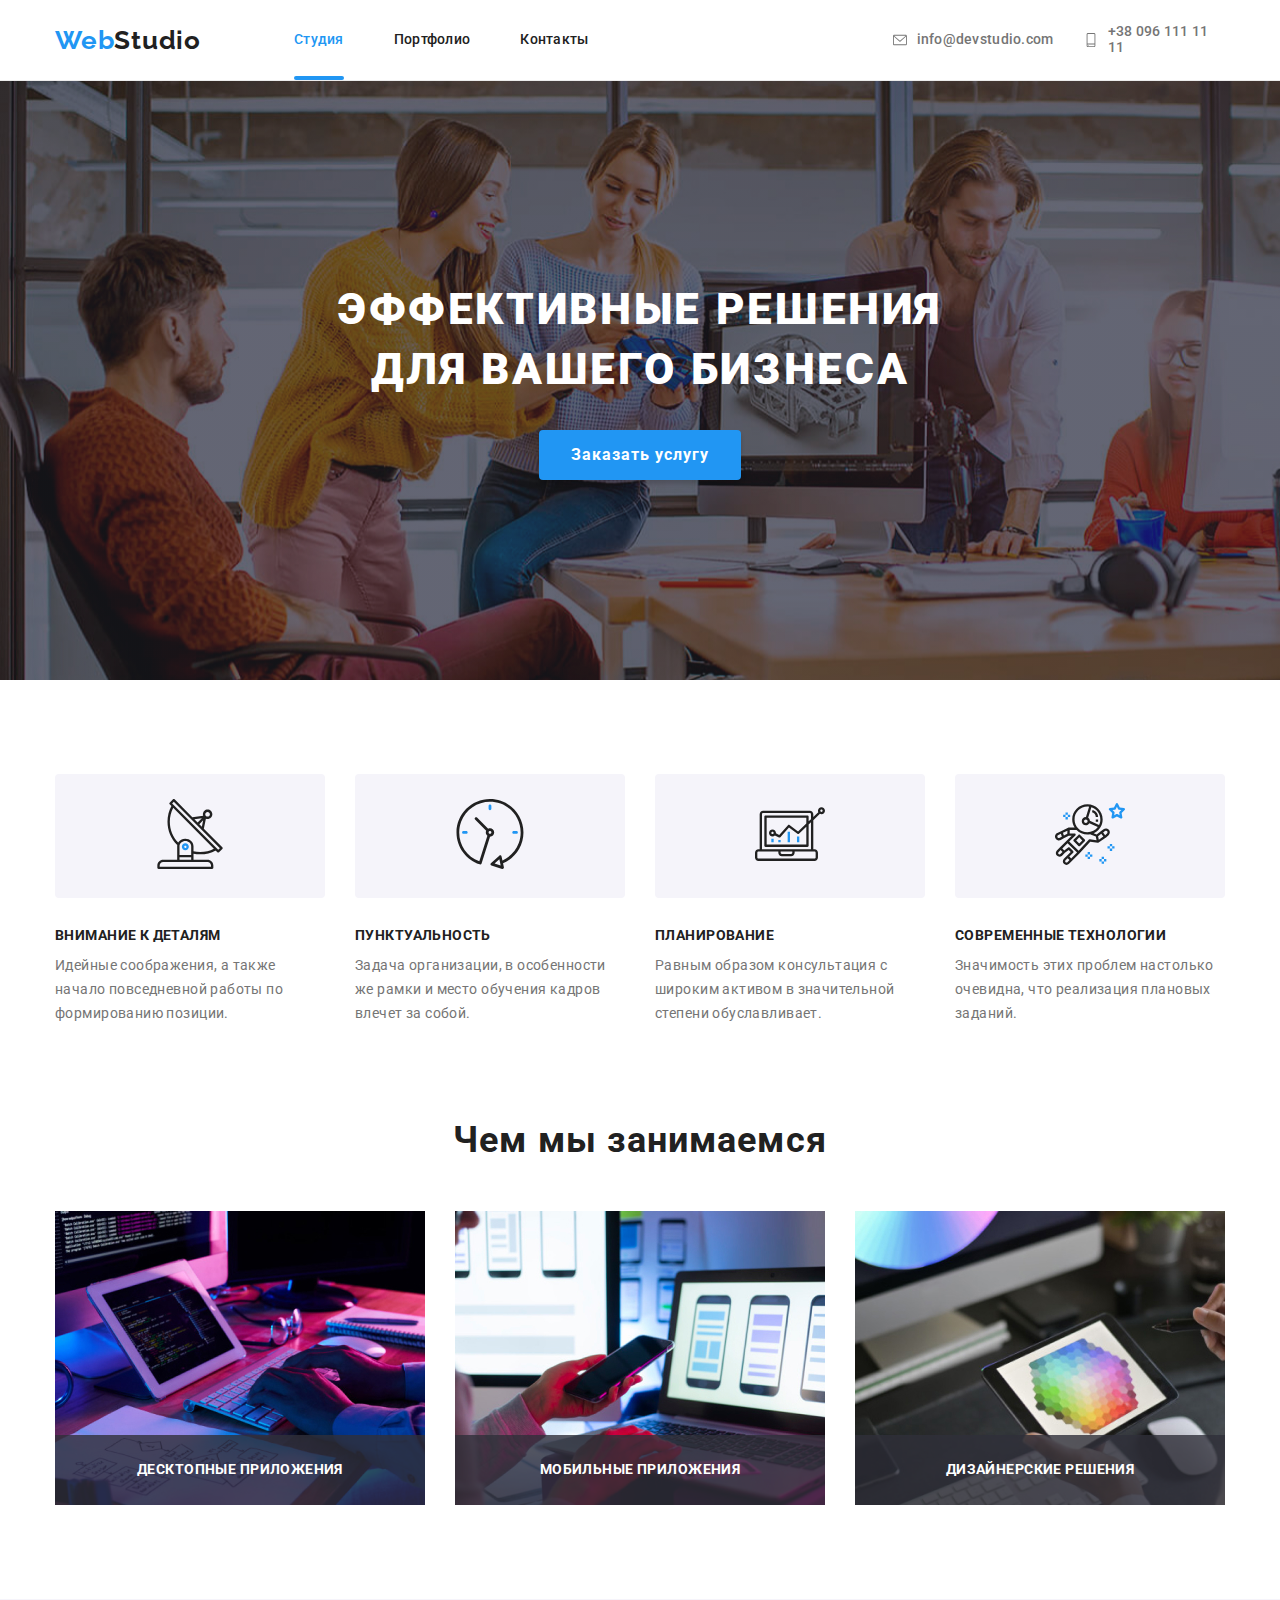
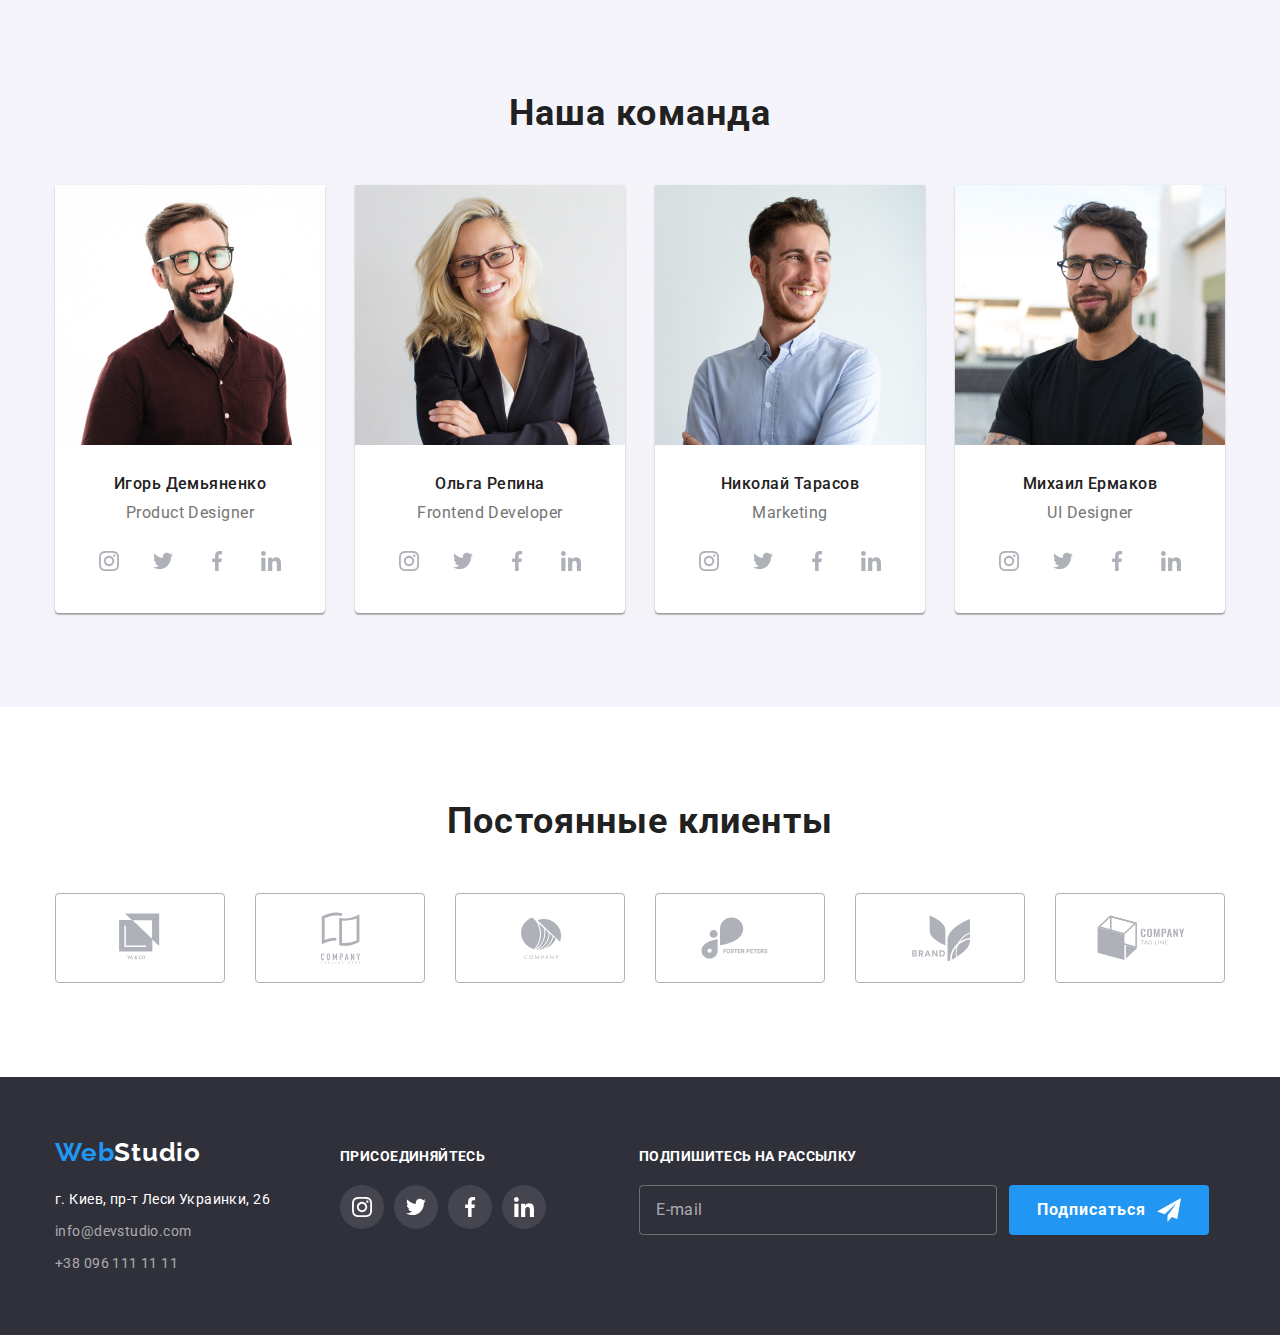
<file: index.html>
<!DOCTYPE html>
<html lang="ru">

<head>
    <meta charset="UTF-8">
    <meta name="viewport" content="width=device-width, initial-scale=1.0">
    <title>WebStudio</title>
    <link
        href="https://fonts.googleapis.com/css2?family=Raleway:wght@700&family=Roboto:wght@400;500;700;900&display=swap"
        rel="stylesheet">
    <link rel="stylesheet"
        href="https://cdnjs.cloudflare.com/ajax/libs/modern-normalize/1.0.0/modern-normalize.min.css">
    <link rel="stylesheet" href="./css/main.min.css">
</head>

<body>

    <div class="backdrop is-hidden" data-modal>
        <div class="modalwindow">
            <div class="for-button">
                <button class="clsbtn" data-modal-close>
                    <svg class="icon-clsbtn">
                        <use href="./symbol-defs.svg#icon-x"></use>
                    </svg>
                </button>
            </div>

            <h2 class="title modalwindow-title">Оставьте свои данные, мы вам перезвоним</h2>
            <form class="form">
                <label class="form-field form-dane">
                    <span class="form-label">Имя</span>
                    <input type="text" class="form-input" name="name">
                    <svg class="icon-modal" width="18px" height="18px">
                        <use href="./symbol-defs.svg#icon-person-black"></use>
                    </svg>
                </label>
                <label class="form-field form-dane">
                    <span class="form-label">Телефон</span>
                    <input type="tel" class="form-input" name="tel">
                    <svg class="icon-modal" width="18px" height="18px">
                        <use href="./symbol-defs.svg#icon-phone-black"></use>
                    </svg>
                </label>
                <label class="form-field form-dane">
                    <span class="form-label">Почта</span>
                    <input type="email" class="form-input" name="email">
                    <svg class="icon-modal" width="18px" height="18px">
                        <use href="./symbol-defs.svg#icon-email-black"></use>
                    </svg>
                </label>
                <label class="form-field textarea">
                    <span class="form-label">Комментарий</span>
                    <textarea name="comment" class="form-input" placeholder="Введите текст"></textarea>
                </label>

                <label class="form-field form-checkbox">
                    <input type="checkbox" class="checkbox visualy-hidden" name="policity" value="yes">
                    <span class="form-label policity">Соглашаюсь с рассылкой и принимаю <a href="">Условия
                            договора</a></span>
                </label>

                <button class="button" type="submit">Отправить</button>

            </form>
        </div>
    </div>

    <header class="header">
        <div class="container">

            <!-- logo -->
            <a href="./index.html" class="link logo logo-header"><span>Web</span>Studio</a>

            <div class="for-button">
                <button type="button" class="button-menu" data-menu-button aria-expanded="false">
                    <svg class="icon" width="40" height="40">
                        <use class="icon-menu" href="./symbol-defs.svg#icon-menu"></use>
                        <use class="icon-close" href="./symbol-defs.svg#icon-close"></use>
                    </svg>
                </button>
            </div>

            <div class="menu" data-menu>
                <!--main navigation in header-->
                <nav class="nav">
                    <ul class="navlist">
                        <li class="list-item navlist-item"><a class="link navlist-item-link select-page"
                                href="./index.html">Студия</a>
                        </li>
                        <li class="list-item navlist-item"><a class="link navlist-item-link"
                                href="./portfolio.html">Портфолио</a></li>
                        <li class="list-item navlist-item"><a class="link navlist-item-link" href="">Контакты</a></li>
                    </ul>
                </nav>

                <!--contacts information in header-->
                <ul class="contacts contacts-header">
                    <li class="list-item contacts-item">
                        <a class="link contacts-link" href="mailto:info@devstudio.com">
                            <svg class="icon-contacts">
                                <use href="./symbol-defs.svg#icon-envelope"></use>
                            </svg>
                            info@devstudio.com
                        </a>
                    </li>
                    <li class="list-item contacts-item">
                        <a class="link contacts-link" href="tel:+380961111111">
                            <svg class="icon-contacts">
                                <use href="./symbol-defs.svg#icon-smartphone"></use>
                            </svg>
                            +38 096 111 11 11
                        </a>
                    </li>
                </ul>
            </div>
        </div>
    </header>

    <main>
        <!--Hero-->
        <section class=" hero">
            <div class="container">
                <h1 class="title-hero">Эффективные решения <br />
                    для вашего бизнеса</h1>
                <button class="button" data-modal-open>Заказать услугу</button>
            </div>
        </section>


        <!--properties-->
        <section class="properties">
            <div class="container">
                <!--<h2>Профессиональные свойства</h2>-->
                <ul class="properties-list">
                    <li class="list-item properties-item">
                        <div class="thumb">
                            <svg width="70" height="70">
                                <use href="./symbol-defs.svg#icon-antenna"></use>
                            </svg>
                        </div>
                        <h3 class="properties-title">Внимание к деталям</h3>
                        <p>Идейные соображения, а также начало повседневной работы по формированию позиции.</p>
                    </li>
                    <li class="list-item properties-item">
                        <div class="thumb">
                            <svg width="70" height="70">
                                <use href="./symbol-defs.svg#icon-clock"></use>
                            </svg>
                        </div>
                        <h3 class="properties-title">Пунктуальность</h3>
                        <p>Задача организации, в особенности же рамки и место обучения кадров влечет за собой.</p>
                    </li>
                    <li class="list-item properties-item">
                        <div class="thumb">
                            <svg width="70" height="70">
                                <use href="./symbol-defs.svg#icon-diagram"></use>
                            </svg>
                        </div>
                        <h3 class="properties-title">Планирование</h3>
                        <p>Равным образом консультация с широким активом в значительной степени обуславливает.</p>
                    </li>
                    <li class="list-item properties-item">
                        <div class="thumb">
                            <svg width="70" height="70">
                                <use href="./symbol-defs.svg#icon-astronaut"></use>
                            </svg>
                        </div>
                        <h3 class="properties-title">Современные технологии</h3>
                        <p>Значимость этих проблем настолько очевидна, что реализация плановых заданий.</p>
                    </li>
                </ul>
            </div>
        </section>


        <!--what we do-->
        <section class="whatwedo">
            <div class="container">
                <h2 class="title">Чем мы занимаемся</h2>
                <ul class="whatwedo-list">
                    <li class="list-item whatwedo-item">
                        <picture>
                            <source srcset="./img/desktop/whatwedo/box-1.jpg 1x,
                                            ./img/desktop/whatwedo/box-1@2x.jpg 2x" media="(min-width: 1200px)" />
                            <img src="./img/desktop/whatwedo/box-1.jpg" alt="poster" />
                        </picture>
                        <p class="whatwedo-text">Десктопные приложения</p>
                    </li>
                    <li class="list-item whatwedo-item">
                        <picture>
                            <source srcset="./img/desktop/whatwedo/box-2.jpg 1x,
                                            ./img/desktop/whatwedo/box-2@2x.jpg 2x" media="(min-width: 1200px)" />
                            <img src="./img/desktop/whatwedo/box-2.jpg" alt="poster" />
                        </picture>
                        <p class="whatwedo-text">Мобильные приложения</p>
                    </li>
                    <li class="list-item whatwedo-item">
                        <picture>
                            <source srcset="./img/desktop/whatwedo/box-3.jpg 1x,
                                            ./img/desktop/whatwedo/box-3@2x.jpg 2x" media="(min-width: 1200px)" />
                            <img src="./img/desktop/whatwedo/box-3.jpg" alt="Игорь Демьяненко" />
                        </picture>
                        <p class="whatwedo-text">Дизайнерские решения</p>
                    </li>
                </ul>
            </div>
        </section>


        <!--our team-->
        <section class="ourteam">
            <div class="container">
                <h2 class="title">Наша команда</h2>
                <ul class="ourteam-list">
                    <li class="list-item ourteam-item">
                        <picture>
                            <source srcset="./img/desktop/ourteam/demianenko.jpg 1x,
                                            ./img/desktop/ourteam/demianenko@2x.jpg 2x" media="(min-width: 1200px)" />
                            <source srcset="./img/tablet/ourteam/demianenko.jpg 1x,
                                            ./img/tablet/ourteam/demianenko@2x.jpg 2x" media="(min-width: 768px)" />
                            <source srcset="./img/mobile/ourteam/demianenko.jpg 1x,
                                            ./img/mobile/ourteam/demianenko@2x.jpg 2x" media="(max-width: 767px)" />
                            <img src="./img/desktop/ourteam/demianenko.jpg" alt="Игорь Демьяненко" />
                        </picture>
                        <div class="team-info">
                            <h3 class="team-title">Игорь Демьяненко</h3>
                            <p class="position" lang="en">Product Designer</p>
                            <ul class="social">
                                <li class="list-item social-link">
                                    <a class="link" href="">
                                        <svg class="icon-social" width="20px" height="20px">
                                            <use href="./symbol-defs.svg#icon-instagram"></use>
                                        </svg>
                                    </a>
                                </li>
                                <li class="list-item social-link">
                                    <a class="link" href="">
                                        <svg class="icon-social" width="20px" height="20px">
                                            <use href="./symbol-defs.svg#icon-twitter"></use>
                                        </svg>
                                    </a>
                                </li>
                                <li class="list-item social-link">
                                    <a class="link" href="">
                                        <svg class="icon-social" width="20px" height="20px">
                                            <use href="./symbol-defs.svg#icon-facebook"></use>
                                        </svg>
                                    </a>
                                </li>
                                <li class="list-item social-link">
                                    <a class="link" href="">
                                        <svg class="icon-social" width="20px" height="20px">
                                            <use href="./symbol-defs.svg#icon-linkedin"></use>
                                        </svg>
                                    </a>
                                </li>
                            </ul>
                        </div>
                    </li>

                    <li class="list-item ourteam-item">
                        <picture>
                            <source srcset="./img/desktop/ourteam/repina.jpg 1x,
                                            ./img/desktop/ourteam/repina@2x.jpg 2x" media="(min-width: 1200px)" />
                            <source srcset="./img/tablet/ourteam/repina.jpg 1x,
                                            ./img/tablet/ourteam/repina@2x.jpg 2x" media="(min-width: 768px)" />
                            <source srcset="./img/mobile/ourteam/repina.jpg 1x,
                                            ./img/mobile/ourteam/repina@2x.jpg 2x" media="(max-width: 767px)" />
                            <img src="./img/desktop/ourteam/repina.jpg" alt="Ольга Репина" />
                        </picture>
                        <div class="team-info">
                            <h3 class="team-title">Ольга Репина</h3>
                            <p class="position" lang="en">Frontend Developer</p>
                            <ul class="social">
                                <li class="list-item social-link">
                                    <a class="link" href="">
                                        <svg class="icon-social" width="20px" height="20px">
                                            <use href="./symbol-defs.svg#icon-instagram"></use>
                                        </svg>
                                    </a>
                                </li>
                                <li class="list-item social-link">
                                    <a class="link" href="">
                                        <svg class="icon-social" width="20px" height="20px">
                                            <use href="./symbol-defs.svg#icon-twitter"></use>
                                        </svg>
                                    </a>
                                </li>
                                <li class="list-item social-link">
                                    <a class="link" href="">
                                        <svg class="icon-social" width="20px" height="20px">
                                            <use href="./symbol-defs.svg#icon-facebook"></use>
                                        </svg>
                                    </a>
                                </li>
                                <li class="list-item social-link">
                                    <a class="link" href="">
                                        <svg class="icon-social" width="20px" height="20px">
                                            <use href="./symbol-defs.svg#icon-linkedin"></use>
                                        </svg>
                                    </a>
                                </li>
                            </ul>
                        </div>
                    </li>

                    <li class="list-item ourteam-item">
                        <picture>
                            <source srcset="./img/desktop/ourteam/tarasov.jpg 1x,
                                            ./img/desktop/ourteam/tarasov@2x.jpg 2x" media="(min-width: 1200px)" />
                            <source srcset="./img/tablet/ourteam/tarasov.jpg 1x,
                                            ./img/tablet/ourteam/tarasov@2x.jpg 2x" media="(min-width: 768px)" />
                            <source srcset="./img/mobile/ourteam/tarasov.jpg 1x,
                                            ./img/mobile/ourteam/tarasov@2x.jpg 2x" media="(max-width: 767px)" />
                            <img src="./img/desktop/ourteam/tarasov.jpg" alt="Николай Тарасов" />
                        </picture>
                        <div class="team-info">
                            <h3 class="team-title">Николай Тарасов</h3>
                            <p class="position" lang="en">Marketing</p>
                            <ul class="social">
                                <li class="list-item social-link">
                                    <a class="link" href="">
                                        <svg class="icon-social" width="20px" height="20px">
                                            <use href="./symbol-defs.svg#icon-instagram"></use>
                                        </svg>
                                    </a>
                                </li>
                                <li class="list-item social-link">
                                    <a class="link" href="">
                                        <svg class="icon-social" width="20px" height="20px">
                                            <use href="./symbol-defs.svg#icon-twitter"></use>
                                        </svg>
                                    </a>
                                </li>
                                <li class="list-item social-link">
                                    <a class="link" href="">
                                        <svg class="icon-social" width="20px" height="20px">
                                            <use href="./symbol-defs.svg#icon-facebook"></use>
                                        </svg>
                                    </a>
                                </li>
                                <li class="list-item social-link">
                                    <a class="link" href="">
                                        <svg class="icon-social" width="20px" height="20px">
                                            <use href="./symbol-defs.svg#icon-linkedin"></use>
                                        </svg>
                                    </a>
                                </li>
                            </ul>
                        </div>
                    </li>

                    <li class="list-item ourteam-item">
                        <picture>
                            <source srcset="./img/desktop/ourteam/yermakov.jpg 1x,
                                            ./img/desktop/ourteam/yermakov@2x.jpg 2x" media="(min-width: 1200px)" />
                            <source srcset="./img/tablet/ourteam/yermakov.jpg 1x,
                                            ./img/tablet/ourteam/yermakov@2x.jpg 2x" media="(min-width: 768px)" />
                            <source srcset="./img/mobile/ourteam/yermakov.jpg 1x,
                                            ./img/mobile/ourteam/yermakov@2x.jpg 2x" media="(max-width: 767px)" />
                            <img src="./img/desktop/ourteam/yermakov.jpg" alt="Михаил Ермаков" />
                        </picture>
                        <div class="team-info">
                            <h3 class="team-title">Михаил Ермаков</h3>
                            <p class="position" lang="en">UI Designer</p>
                            <ul class="social">
                                <li class="list-item social-link">
                                    <a class="link" href="">
                                        <svg class="icon-social" width="20px" height="20px">
                                            <use href="./symbol-defs.svg#icon-instagram"></use>
                                        </svg>
                                    </a>
                                </li>
                                <li class="list-item social-link">
                                    <a class="link" href="">
                                        <svg class="icon-social" width="20px" height="20px">
                                            <use href="./symbol-defs.svg#icon-twitter"></use>
                                        </svg>
                                    </a>
                                </li>
                                <li class="list-item social-link">
                                    <a class="link" href="">
                                        <svg class="icon-social" width="20px" height="20px">
                                            <use href="./symbol-defs.svg#icon-facebook"></use>
                                        </svg>
                                    </a>
                                </li>
                                <li class="list-item social-link">
                                    <a class="link" href="">
                                        <svg class="icon-social" width="20px" height="20px">
                                            <use href="./symbol-defs.svg#icon-linkedin"></use>
                                        </svg>
                                    </a>
                                </li>
                            </ul>
                        </div>
                    </li>
                </ul>
            </div>
        </section>


        <!-- clients -->
        <section class="clients">
            <div class="container">
                <h2 class="title">Постоянные клиенты</h2>
                <ul class="clients-list">
                    <li class="list-item clients-item">
                        <a class="link" href="">
                            <svg class="icon-client">
                                <use href="./symbol-defs.svg#icon-client-1"></use>
                            </svg>
                        </a>
                    </li>
                    <li class="list-item clients-item">
                        <a class="link" href="">
                            <svg class="icon-client">
                                <use href="./symbol-defs.svg#icon-client-2"></use>
                            </svg>
                        </a>
                    </li>
                    <li class="list-item clients-item">
                        <a class="link" href="">
                            <svg class="icon-client">
                                <use href="./symbol-defs.svg#icon-client-3"></use>
                            </svg>
                        </a>
                    </li>
                    <li class="list-item clients-item">
                        <a class="link" href="">
                            <svg class="icon-client">
                                <use href="./symbol-defs.svg#icon-client-4"></use>
                            </svg>
                        </a>
                    </li>
                    <li class="list-item clients-item">
                        <a class="link" href="">
                            <svg class="icon-client">
                                <use href="./symbol-defs.svg#icon-client-5"></use>
                            </svg>
                        </a>
                    </li>
                    <li class="list-item clients-item">
                        <a class="link" href="">
                            <svg class="icon-client">
                                <use href="./symbol-defs.svg#icon-client-6"></use>
                            </svg>
                        </a>
                    </li>
                </ul>
            </div>
        </section>

    </main>

    <footer class="footer">
        <div class="container">
            <div class="studio-info">
                <div class="studio">
                    <a href="./index.html" class="link logo logo-footer"><span>Web</span>Studio</a>
                    <address class="address">
                        <p class="footer-address">г. Киев, пр-т Леси Украинки, 26</p>
                        <ul class="contacts contacts-footer">
                            <li class="list-item contacts-item"><a class="link contacts-link"
                                    href="mailto:info@devstudio.com">info@devstudio.com</a></li>
                            <li class="list-item contacts-item"><a class="link contacts-link"
                                    href="tel:+380961111111">+38
                                    096 111 11 11</a></li>
                        </ul>
                    </address>
                </div>
                <div class="social-info">
                    <p class="social-title">присоединяйтесь</p>
                    <ul class="social">
                        <li class="list-item social-link">
                            <a class="link" href="">
                                <svg class="icon-social" width="20px" height="20px">
                                    <use href="./symbol-defs.svg#icon-instagram"></use>
                                </svg>
                            </a>
                        </li>
                        <li class="list-item social-link">
                            <a class="link" href="">
                                <svg class="icon-social" width="20px" height="20px">
                                    <use href="./symbol-defs.svg#icon-twitter"></use>
                                </svg>
                            </a>
                        </li>
                        <li class="list-item social-link">
                            <a class="link" href="">
                                <svg class="icon-social" width="20px" height="20px">
                                    <use href="./symbol-defs.svg#icon-facebook"></use>
                                </svg>
                            </a>
                        </li>
                        <li class="list-item social-link">
                            <a class="link" href="">
                                <svg class="icon-social" width="20px" height="20px">
                                    <use href="./symbol-defs.svg#icon-linkedin"></use>
                                </svg>
                            </a>
                        </li>
                    </ul>
                </div>
            </div>
            <div class="sub">
                <p class="form-title">Подпишитесь на рассылку</p>
                <form class="form-sub">
                    <input type="email" class="form-input-sub" name="email" placeholder="E-mail">
                    <button class="button" type="submit">Подписаться
                        <svg class="icon-button" width="24px" height="24px">
                            <use href="./symbol-defs.svg#icon-send"></use>
                        </svg>
                    </button>
                </form>
            </div>
        </div>
    </footer>

    <script src="./js/modal.js"></script>
    <script src="./js/menu.js"></script>

</body>

</html>
</file>
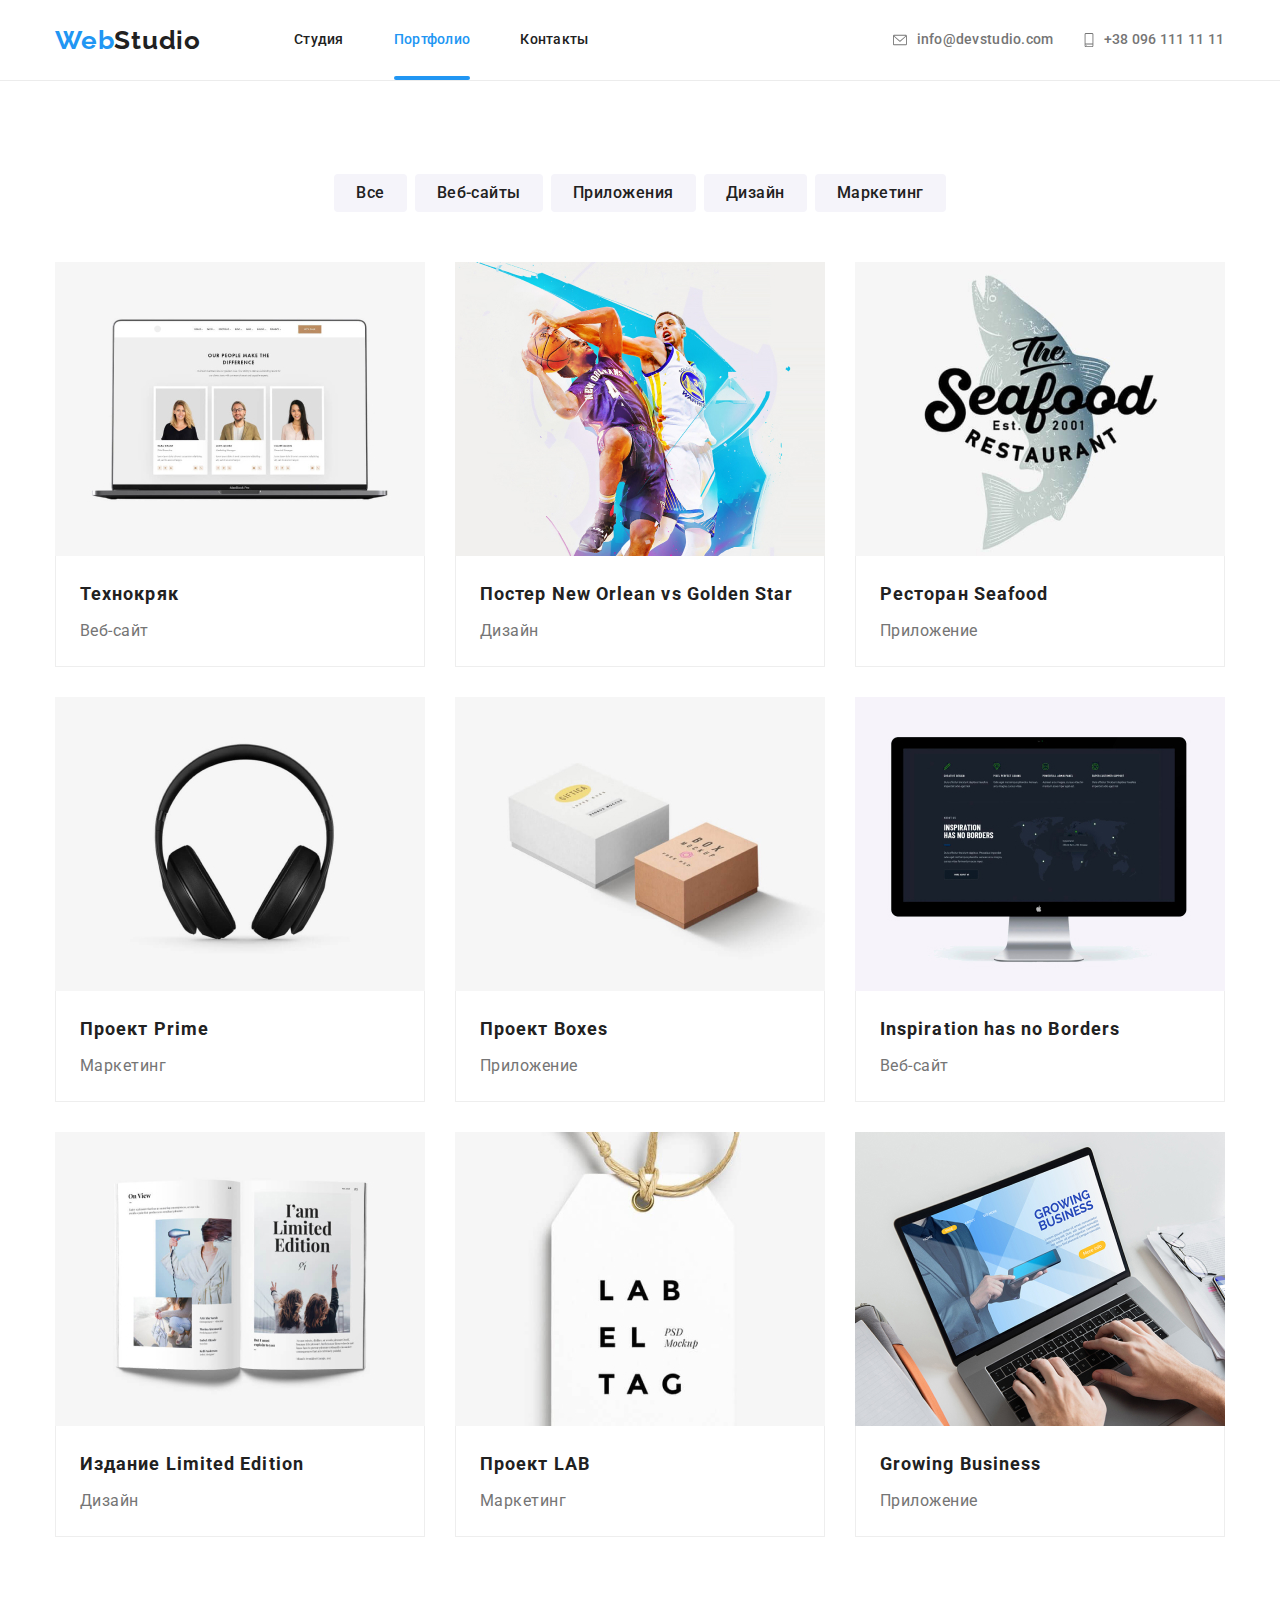
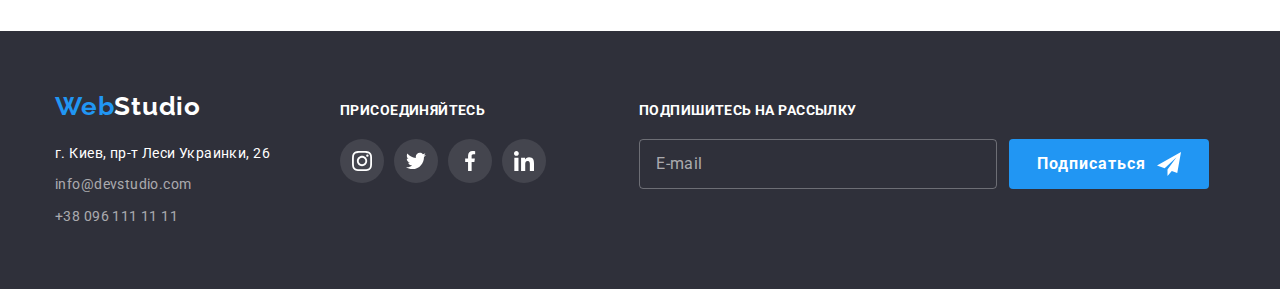
<file: portfolio.html>
<!DOCTYPE html>
<html lang="ru">

<head>
    <meta charset="UTF-8">
    <meta name="viewport" content="width=device-width, initial-scale=1.0">
    <title>WebStudio Portfolio</title>
    <link
        href="https://fonts.googleapis.com/css2?family=Raleway:wght@700&family=Roboto:wght@400;500;700;900&display=swap"
        rel="stylesheet">
    <link rel="stylesheet"
        href="https://cdnjs.cloudflare.com/ajax/libs/modern-normalize/1.0.0/modern-normalize.min.css">
    <link rel="stylesheet" href="./css/main.min.css">
</head>

<body>

    <header class="header">
        <div class="container">
            <!-- logo -->
            <a href="./index.html" class="link logo logo-header"><span>Web</span>Studio</a>

            <button type="button" class="button-menu" data-menu-button aria-expanded="false">
                <svg class="icon" width="40" height="40">
                    <use class="icon-menu" href="./symbol-defs.svg#icon-menu"></use>
                    <use class="icon-close" href="./symbol-defs.svg#icon-close"></use>
                </svg>
            </button>

            <div class="menu" data-menu>
                <!--main navigation in header-->
                <nav class="nav">
                    <ul class="navlist">
                        <li class="list-item navlist-item"><a class="link navlist-item-link"
                                href="./index.html">Студия</a>
                        </li>
                        <li class="list-item navlist-item"><a class="link navlist-item-link select-page"
                                href="./portfolio.html">Портфолио</a>
                        </li>
                        <li class="list-item navlist-item"><a class="link navlist-item-link" href="">Контакты</a></li>
                    </ul>
                </nav>

                <!--contacts information in header-->
                <ul class="contacts contacts-header">
                    <li class="list-item contacts-item">
                        <a class="link contacts-link" href="mailto:info@devstudio.com">
                            <svg class="icon-contacts" width="16" height="12">
                                <use href="./symbol-defs.svg#icon-envelope"></use>
                            </svg>
                            info@devstudio.com
                        </a>
                    </li>
                    <li class="list-item contacts-item">
                        <a class="link contacts-link" href="tel:+380961111111">
                            <svg class="icon-contacts" width="10" height="16">
                                <use href="./symbol-defs.svg#icon-smartphone"></use>
                            </svg>
                            +38 096 111 11 11
                        </a>
                    </li>
                </ul>
            </div>
        </div>

    </header>

    <main>
        <!--portfolio section-->
        <section class="portfolio">
            <div class="container">
                <!--filters buttom  -->
                <ul class="filters">
                    <li class="list-item"><button class="filters-button" type="button">Все</button></li>
                    <li class="list-item"><button class="filters-button" type="button">Веб-сайты</button></li>
                    <li class="list-item"><button class="filters-button" type="button">Приложения</button></li>
                    <li class="list-item"><button class="filters-button" type="button">Дизайн</button></li>
                    <li class="list-item"><button class="filters-button" type="button">Маркетинг</button></li>
                </ul>

                <!--portfolio section-->
                <ul class="portfolio-list">
                    <li class="list-item">
                        <a class="link portfolio-list-link" href="">
                            <div class="thumb">
                                <picture>
                                    <source srcset="./img/desktop/portfolio/tehnokrak.jpg 1x,
                                                        ./img/desktop/portfolio/tehnokrak@2x.jpg 2x"
                                        media="(min-width: 1200px)" />
                                    <source srcset="./img/tablet/portfolio/tehnokrak.jpg 1x,
                                                        ./img/tablet/portfolio/tehnokrak@2x.jpg 2x"
                                        media="(min-width: 768px)" />
                                    <source srcset="./img/mobile/portfolio/tehnokrak.jpg 1x,
                                                        ./img/mobile/portfolio/tehnokrak@2x.jpg 2x"
                                        media="(max-width: 767px)" />
                                    <img src="./img/desktop/portfolio/tehnokrak.jpg" alt="tehnokrak" />
                                </picture>
                                <p class="card-text">
                                    Технокряк это современная площадка распространения коронавируса. Компании
                                    используют
                                    эту платформу для цифрового шпионажа и атак на защищённые сервера конкурентов.
                                </p>
                            </div>
                            <div class="border">
                                <h3 class="portfolio-list-title">Технокряк</h3>
                                <p class="portfolio-list-desc">Веб-сайт</p>
                            </div>
                        </a>
                    </li>
                    <li class="list-item">
                        <a class="link portfolio-list-link" href="">
                            <div class="thumb">
                                <picture>
                                    <source srcset="./img/desktop/portfolio/poster.jpg 1x,
                                                    ./img/desktop/portfolio/poster@2x.jpg 2x"
                                        media="(min-width: 1200px)" />
                                    <source srcset="./img/tablet/portfolio/poster.jpg 1x,
                                                    ./img/tablet/portfolio/poster@2x.jpg 2x"
                                        media="(min-width: 768px)" />
                                    <source srcset="./img/mobile/portfolio/poster.jpg 1x,
                                                    ./img/mobile/portfolio/poster@2x.jpg 2x"
                                        media="(max-width: 767px)" />
                                    <img src="./img/desktop/portfolio/poster.jpg" alt="poster" />
                                </picture>
                                <p class="card-text">
                                    Технокряк это современная площадка распространения коронавируса. Компании используют
                                    эту платформу для цифрового шпионажа и атак на защищённые сервера конкурентов.
                                </p>
                            </div>
                            <div class="border">
                                <h3 class="portfolio-list-title">Постер <span lang="en">New Orlean vs Golden Star</span>
                                </h3>
                                <p class="portfolio-list-desc">Дизайн</p>
                            </div>
                        </a>
                    </li>
                    <li class="list-item">
                        <a class="link portfolio-list-link" href="">
                            <div class="thumb">
                                <picture>
                                    <source srcset="./img/desktop/portfolio/seafood.jpg 1x,
                                                    ./img/desktop/portfolio/seafood@2x.jpg 2x"
                                        media="(min-width: 1200px)" />
                                    <source srcset="./img/tablet/portfolio/seafood.jpg 1x,
                                                    ./img/tablet/portfolio/seafood@2x.jpg 2x"
                                        media="(min-width: 768px)" />
                                    <source srcset="./img/mobile/portfolio/seafood.jpg 1x,
                                                    ./img/mobile/portfolio/seafood@2x.jpg 2x"
                                        media="(max-width: 767px)" />
                                    <img src="./img/desktop/portfolio/seafood.jpg" alt="seafood" />
                                </picture>
                                <p class="card-text">
                                    Технокряк это современная площадка распространения коронавируса. Компании используют
                                    эту платформу для цифрового шпионажа и атак на защищённые сервера конкурентов.
                                </p>
                            </div>
                            <div class="border">
                                <h3 class="portfolio-list-title">Ресторан <span lang="en">Seafood</span></h3>
                                <p class="portfolio-list-desc">Приложение</p>
                            </div>
                        </a>
                    </li>
                    <li class="list-item">
                        <a class="link portfolio-list-link" href="">
                            <div class="thumb">
                                <picture>
                                    <source srcset="./img/desktop/portfolio/prime.jpg 1x,
                                                    ./img/desktop/portfolio/prime@2x.jpg 2x"
                                        media="(min-width: 1200px)" />
                                    <source srcset="./img/tablet/portfolio/prime.jpg 1x,
                                                    ./img/tablet/portfolio/prime@2x.jpg 2x"
                                        media="(min-width: 768px)" />
                                    <source srcset="./img/mobile/portfolio/prime.jpg 1x,
                                                    ./img/mobile/portfolio/prime@2x.jpg 2x"
                                        media="(max-width: 767px)" />
                                    <img src="./img/desktop/portfolio/prime.jpg" alt="prime" />
                                </picture>
                                <p class="card-text">
                                    Технокряк это современная площадка распространения коронавируса. Компании используют
                                    эту платформу для цифрового шпионажа и атак на защищённые сервера конкурентов.
                                </p>
                            </div>
                            <div class="border">
                                <h3 class="portfolio-list-title">Проект <span lang="en">Prime</span></h3>
                                <p class="portfolio-list-desc">Маркетинг</p>
                            </div>
                        </a>
                    </li>
                    <li class="list-item">
                        <a class="link portfolio-list-link" href="">
                            <div class="thumb">
                                <picture>
                                    <source srcset="./img/desktop/portfolio/boxes.jpg 1x,
                                                    ./img/desktop/portfolio/boxes@2x.jpg 2x"
                                        media="(min-width: 1200px)" />
                                    <source srcset="./img/tablet/portfolio/boxes.jpg 1x,
                                                    ./img/tablet/portfolio/boxes@2x.jpg 2x"
                                        media="(min-width: 768px)" />
                                    <source srcset="./img/mobile/portfolio/boxes.jpg 1x,
                                                    ./img/mobile/portfolio/boxes@2x.jpg 2x"
                                        media="(max-width: 767px)" />
                                    <img src="./img/desktop/portfolio/boxes.jpg" alt="boxes" />
                                </picture>
                                <p class="card-text">
                                    Технокряк это современная площадка распространения коронавируса. Компании используют
                                    эту платформу для цифрового шпионажа и атак на защищённые сервера конкурентов.
                                </p>
                            </div>
                            <div class="border">
                                <h3 class="portfolio-list-title">Проект <span lang="en">Boxes</span></h3>
                                <p class="portfolio-list-desc">Приложение</p>
                            </div>
                        </a>
                    </li>
                    <li class="list-item">
                        <a class="link portfolio-list-link" href="">
                            <div class="thumb">
                                <picture>
                                    <source srcset="./img/desktop/portfolio/inspiration.jpg 1x,
                                                    ./img/desktop/portfolio/inspiration@2x.jpg 2x"
                                        media="(min-width: 1200px)" />
                                    <source srcset="./img/tablet/portfolio/inspiration.jpg 1x,
                                                    ./img/tablet/portfolio/inspiration@2x.jpg 2x"
                                        media="(min-width: 768px)" />
                                    <source srcset="./img/mobile/portfolio/inspiration.jpg 1x,
                                                    ./img/mobile/portfolio/inspiration@2x.jpg 2x"
                                        media="(max-width: 767px)" />
                                    <img src="./img/desktop/portfolio/inspiration.jpg" alt="inspiration" />
                                </picture>
                                <p class="card-text">
                                    Технокряк это современная площадка распространения коронавируса. Компании используют
                                    эту платформу для цифрового шпионажа и атак на защищённые сервера конкурентов.
                                </p>
                            </div>
                            <div class="border">
                                <h3 class="portfolio-list-title" lang="en">Inspiration has no Borders</h3>
                                <p class="portfolio-list-desc">Веб-сайт</p>
                            </div>
                        </a>
                    </li>
                    <li class="list-item">
                        <a class="link portfolio-list-link" href="">
                            <div class="thumb">
                                <picture>
                                    <source srcset="./img/desktop/portfolio/limited-edition.jpg 1x,
                                                    ./img/desktop/portfolio/limited-edition@2x.jpg 2x"
                                        media="(min-width: 1200px)" />
                                    <source srcset="./img/tablet/portfolio/limited-edition.jpg 1x,
                                                    ./img/tablet/portfolio/limited-edition@2x.jpg 2x"
                                        media="(min-width: 768px)" />
                                    <source srcset="./img/mobile/portfolio/limited-edition.jpg 1x,
                                                    ./img/mobile/portfolio/limited-edition@2x.jpg 2x"
                                        media="(max-width: 767px)" />
                                    <img src="./img/desktop/portfolio/limited-edition.jpg" alt="poster" />
                                </picture>
                                <p class="card-text">
                                    Технокряк это современная площадка распространения коронавируса. Компании используют
                                    эту платформу для цифрового шпионажа и атак на защищённые сервера конкурентов.
                                </p>
                            </div>
                            <div class="border">
                                <h3 class="portfolio-list-title">Издание <span lang="en">Limited Edition</span></h3>
                                <p class="portfolio-list-desc">Дизайн</p>
                            </div>
                        </a>
                    </li>
                    <li class="list-item">
                        <a class="link portfolio-list-link" href="">
                            <div class="thumb">
                                <picture>
                                    <source srcset="./img/desktop/portfolio/lab.jpg 1x,
                                                    ./img/desktop/portfolio/lab@2x.jpg 2x"
                                        media="(min-width: 1200px)" />
                                    <source srcset="./img/tablet/portfolio/lab.jpg 1x,
                                                    ./img/tablet/portfolio/lab@2x.jpg 2x" media="(min-width: 768px)" />
                                    <source srcset="./img/mobile/portfolio/lab.jpg 1x,
                                                    ./img/mobile/portfolio/lab@2x.jpg 2x" media="(max-width: 767px)" />
                                    <img src="./img/desktop/portfolio/lab.jpg" alt="poster" />
                                </picture>
                                <p class="card-text">
                                    Технокряк это современная площадка распространения коронавируса. Компании используют
                                    эту платформу для цифрового шпионажа и атак на защищённые сервера конкурентов.
                                </p>
                            </div>
                            <div class="border">
                                <h3 class="portfolio-list-title">Проект <span lang="en">LAB</span></h3>
                                <p class="portfolio-list-desc">Маркетинг</p>
                            </div>
                        </a>
                    </li>
                    <li class="list-item">
                        <a class="link portfolio-list-link" href="">
                            <div class="thumb">
                                <picture>
                                    <source srcset="./img/desktop/portfolio/growing-busines.jpg 1x,
                                                    ./img/desktop/portfolio/growing-busines@2x.jpg 2x"
                                        media="(min-width: 1200px)" />
                                    <source srcset="./img/tablet/portfolio/growing-busines.jpg 1x,
                                                    ./img/tablet/portfolio/growing-busines@2x.jpg 2x"
                                        media="(min-width: 768px)" />
                                    <source srcset="./img/mobile/portfolio/growing-busines.jpg 1x,
                                                    ./img/mobile/portfolio/growing-busines@2x.jpg 2x"
                                        media="(max-width: 767px)" />
                                    <img src="./img/desktop/portfolio/growing-busines.jpg" alt="poster" />
                                </picture>
                                <p class="card-text">
                                    Технокряк это современная площадка распространения коронавируса. Компании используют
                                    эту платформу для цифрового шпионажа и атак на защищённые сервера конкурентов.
                                </p>
                            </div>
                            <div class="border">
                                <h3 class="portfolio-list-title" lang="en">Growing Business</h3>
                                <p class="portfolio-list-desc">Приложение</p>
                            </div>
                        </a>
                    </li>
                </ul>
            </div>
        </section>
    </main>

    <footer class="footer">
        <div class="container">
            <div class="studio-info">
                <div class="studio">
                    <a href="./index.html" class="link logo logo-footer"><span>Web</span>Studio</a>
                    <address class="address">
                        <p class="footer-address">г. Киев, пр-т Леси Украинки, 26</p>
                        <ul class="contacts contacts-footer">
                            <li class="list-item contacts-item"><a class="link contacts-link"
                                    href="mailto:info@devstudio.com">info@devstudio.com</a></li>
                            <li class="list-item contacts-item"><a class="link contacts-link"
                                    href="tel:+380961111111">+38
                                    096 111 11 11</a></li>
                        </ul>
                    </address>
                </div>
                <div class="social-info">
                    <p class="social-title">присоединяйтесь</p>
                    <ul class="social">
                        <li class="list-item social-link">
                            <a class="link" href="">
                                <svg class="icon-social" width="20px" height="20px">
                                    <use href="./symbol-defs.svg#icon-instagram"></use>
                                </svg>
                            </a>
                        </li>
                        <li class="list-item social-link">
                            <a class="link" href="">
                                <svg class="icon-social" width="20px" height="20px">
                                    <use href="./symbol-defs.svg#icon-twitter"></use>
                                </svg>
                            </a>
                        </li>
                        <li class="list-item social-link">
                            <a class="link" href="">
                                <svg class="icon-social" width="20px" height="20px">
                                    <use href="./symbol-defs.svg#icon-facebook"></use>
                                </svg>
                            </a>
                        </li>
                        <li class="list-item social-link">
                            <a class="link" href="">
                                <svg class="icon-social" width="20px" height="20px">
                                    <use href="./symbol-defs.svg#icon-linkedin"></use>
                                </svg>
                            </a>
                        </li>
                    </ul>
                </div>
            </div>
            <div class="sub">
                <p class="form-title">Подпишитесь на рассылку</p>
                <form class="form-sub">
                    <input type="email" class="form-input-sub" name="email" placeholder="E-mail">
                    <button class="button" type="submit">Подписаться
                        <svg class="icon-button" width="24px" height="24px">
                            <use href="./symbol-defs.svg#icon-send"></use>
                        </svg>
                    </button>
                </form>
            </div>
        </div>
    </footer>

    <script src="./js/menu.js"></script>

</body>

</html>
</file>
<file: css/main.min.css>
body{padding-top:60px;font-family:"Roboto",sans-serif;color:#212121;font-weight:400;letter-spacing:0.03em}@media screen and (min-width: 768px){body{padding-top:80px}}img{display:block;max-width:100%}h1,h2,h3,h4,h5,h6,ul,p{margin:0;padding:0}.link{display:block;text-decoration:none;color:#212121}li{list-style:none}.container{margin-left:auto;margin-right:auto;padding-left:15px;padding-right:15px}@media screen and (min-width: 480px){.container{width:480px}}@media screen and (min-width: 768px){.container{width:768px}}@media screen and (min-width: 1200px){.container{width:1200px}}.logo{display:inline-block;font-family:"Raleway",sans-serif;font-weight:700;font-size:24px;line-height:1.16;letter-spacing:.03em}@media screen and (min-width: 1200px){.logo{font-weight:700;font-size:26px;line-height:1.19;letter-spacing:.03em}}.logo span{color:#2196f3}.header{position:fixed;top:0;width:100%;background-color:#fff;border-bottom:1px solid #ececec;z-index:999}@media screen and (max-width: 767px){.header .container{padding-top:16px;padding-bottom:16px}.header .container .for-button{position:relative}}@media screen and (min-width: 768px){.header .container{display:-webkit-box;display:-ms-flexbox;display:flex;-webkit-box-align:center;-ms-flex-align:center;align-items:center}.header .container .for-button{display:none}}@media screen and (min-width: 1200px){.header .container .logo{font-weight:700;font-size:26px;line-height:1.19;letter-spacing:.03em}}.select-page{display:inline-block;position:relative;color:#2196f3}.select-page::after{content:"";position:absolute;display:block;height:4px;width:100%;border-radius:2px;background-color:#2196f3}@media screen and (max-width: 767px){.select-page::after{bottom:-8px}}@media screen and (min-width: 768px){.select-page::after{bottom:0}}@media screen and (max-width: 767px){.button-menu{display:-webkit-inline-box;display:-ms-inline-flexbox;display:inline-flex;position:absolute;right:0;bottom:-8px;margin:0;padding:0;outline:none;background-color:transparent;border:none}.button-menu .icon{-webkit-transition:fill 250ms cubic-bezier(0.4, 0, 0.2, 1);transition:fill 250ms cubic-bezier(0.4, 0, 0.2, 1)}.button-menu .icon-close{display:none}.button-menu.is-open .icon-close{display:block}.button-menu.is-open .icon-menu{display:none}.button-menu:hover .icon,.button-menu:focus .icon{fill:#2196f3}}@media screen and (min-width: 768px){.button-menu{display:none}}@media screen and (max-width: 767px){.menu{position:absolute;top:100%;left:0;background-color:#fff;width:100%;opacity:0;visibility:hidden;-webkit-box-shadow:0px 4px 8px rgba(0,0,0,0.04),0px 2px 4px rgba(0,0,0,0.08),0px 1px 3px rgba(0,0,0,0.16);box-shadow:0px 4px 8px rgba(0,0,0,0.04),0px 2px 4px rgba(0,0,0,0.08),0px 1px 3px rgba(0,0,0,0.16);-webkit-transition:opacity 250ms cubic-bezier(0.4, 0, 0.2, 1),visibility 250ms cubic-bezier(0.4, 0, 0.2, 1);transition:opacity 250ms cubic-bezier(0.4, 0, 0.2, 1),visibility 250ms cubic-bezier(0.4, 0, 0.2, 1)}.menu.is-open{opacity:1;visibility:visible}.menu .navlist{position:relative;margin-top:60px;text-align:center;font-weight:500;font-size:18px;line-height:1.16;letter-spacing:.02em}.menu .contacts-header{margin-top:60px;margin-bottom:60px;text-align:center;font-weight:500;font-size:18px;line-height:1.16;letter-spacing:.02em}}@media screen and (min-width: 768px){.menu{display:-webkit-box;display:-ms-flexbox;display:flex;-webkit-box-align:center;-ms-flex-align:center;align-items:center}.menu .navlist{display:-webkit-box;display:-ms-flexbox;display:flex;font-weight:500;font-size:14px;line-height:1.14;letter-spacing:.02em}.menu .nav{margin-left:88px}.menu .contacts-header{font-weight:500;font-size:12px;line-height:1.16;letter-spacing:.02em;margin-left:84px}}@media screen and (min-width: 1200px){.menu .navlist{font-weight:500;font-size:14px;line-height:1.14;letter-spacing:.02em}.menu .nav{margin-left:93px}.menu .contacts-header{font-weight:500;font-size:14px;line-height:1.14;letter-spacing:.02em;display:-webkit-box;display:-ms-flexbox;display:flex;margin-top:0;margin-left:304px}}.navlist-item .navlist-item-link:hover,.navlist-item .navlist-item-link:focus{color:#2196f3}.navlist-item .navlist-item-link{-webkit-transition:color 250ms cubic-bezier(0.4, 0, 0.2, 1);transition:color 250ms cubic-bezier(0.4, 0, 0.2, 1)}@media screen and (max-width: 767px){.navlist-item:not(:last-child){margin-bottom:40px}}@media screen and (min-width: 768px){.navlist-item:not(:first-child){margin-left:50px}.navlist-item .navlist-item-link{padding-bottom:32px;padding-top:32px}}.header .contacts-item{font-style:normal}.header .contacts-item .contacts-link{color:#757575;-webkit-transition:color 250ms cubic-bezier(0.4, 0, 0.2, 1);transition:color 250ms cubic-bezier(0.4, 0, 0.2, 1)}@media screen and (min-width: 768px){.header .contacts-item .contacts-link{display:-webkit-box;display:-ms-flexbox;display:flex;-webkit-box-align:center;-ms-flex-align:center;align-items:center}}.header .contacts-item .contacts-link:hover,.header .contacts-item .contacts-link:focus{color:#2196f3}.header .contacts-item .contacts-link:hover .icon-contacts,.header .contacts-item .contacts-link:focus .icon-contacts{fill:#2196f3}.header .contacts-item .icon-contacts{max-width:14px;max-height:14px;fill:#757575;margin-right:10px;-webkit-transition:fill 250ms cubic-bezier(0.4, 0, 0.2, 1);transition:fill 250ms cubic-bezier(0.4, 0, 0.2, 1)}@media screen and (max-width: 767px){.header .contacts-item:not(:last-child){margin-bottom:16px}}@media screen and (min-width: 768px) and (max-width: 1199px){.header .contacts-item{display:-webkit-box;display:-ms-flexbox;display:flex}.header .contacts-item:not(:last-child){margin-bottom:10px}.header .contacts-item .icon-contacts{margin-right:8px}}@media screen and (min-width: 1200px){.header .contacts-item{display:-webkit-box;display:-ms-flexbox;display:flex;-webkit-box-align:center;-ms-flex-align:center;align-items:center}.header .contacts-item:not(:last-child){margin-right:30px}}.hero{margin:0 auto;background-color:#2F303A;background-repeat:no-repeat;background-size:cover;text-align:center}@media screen and (max-width: 767px) and (min-device-pixel-ratio: 1), screen and (max-width: 767px) and (-webkit-min-device-pixel-ratio: 1), screen and (max-width: 767px) and (min-resolution: 96dpi), screen and (max-width: 767px) and (min-resolution: 1dppx){.hero{background-image:-webkit-gradient(linear, left top, right top, from(rgba(47,48,58,0.4)), to(rgba(47,48,58,0.4))),url(../img/mobile/hero/hero.jpg);background-image:linear-gradient(to right, rgba(47,48,58,0.4), rgba(47,48,58,0.4)),url(../img/mobile/hero/hero.jpg)}}@media screen and (max-width: 767px) and (min-device-pixel-ratio: 2), screen and (max-width: 767px) and (-webkit-min-device-pixel-ratio: 2), screen and (max-width: 767px) and (min-resolution: 192dpi), screen and (max-width: 767px) and (min-resolution: 2dppx){.hero{background-image:-webkit-gradient(linear, left top, right top, from(rgba(47,48,58,0.4)), to(rgba(47,48,58,0.4))),url(../img/mobile/hero/hero@2x.jpg);background-image:linear-gradient(to right, rgba(47,48,58,0.4), rgba(47,48,58,0.4)),url(../img/mobile/hero/hero@2x.jpg)}}@media screen and (min-width: 768px) and (min-device-pixel-ratio: 1), screen and (min-width: 768px) and (-webkit-min-device-pixel-ratio: 1), screen and (min-width: 768px) and (min-resolution: 96dpi), screen and (min-width: 768px) and (min-resolution: 1dppx){.hero{background-image:-webkit-gradient(linear, left top, right top, from(rgba(47,48,58,0.4)), to(rgba(47,48,58,0.4))),url(../img/tablet/hero/hero.jpg);background-image:linear-gradient(to right, rgba(47,48,58,0.4), rgba(47,48,58,0.4)),url(../img/tablet/hero/hero.jpg)}}@media screen and (min-width: 768px) and (min-device-pixel-ratio: 2), screen and (min-width: 768px) and (-webkit-min-device-pixel-ratio: 2), screen and (min-width: 768px) and (min-resolution: 192dpi), screen and (min-width: 768px) and (min-resolution: 2dppx){.hero{background-image:-webkit-gradient(linear, left top, right top, from(rgba(47,48,58,0.4)), to(rgba(47,48,58,0.4))),url(../img/tablet/hero/hero@2x.jpg);background-image:linear-gradient(to right, rgba(47,48,58,0.4), rgba(47,48,58,0.4)),url(../img/tablet/hero/hero@2x.jpg)}}@media screen and (min-width: 768px) and (min-width: 1200px) and (min-device-pixel-ratio: 1), screen and (min-width: 768px) and (min-width: 1200px) and (-webkit-min-device-pixel-ratio: 1), screen and (min-width: 768px) and (min-width: 1200px) and (min-resolution: 96dpi), screen and (min-width: 768px) and (min-width: 1200px) and (min-resolution: 1dppx){.hero{background-image:-webkit-gradient(linear, left top, right top, from(rgba(47,48,58,0.4)), to(rgba(47,48,58,0.4))),url(../img/desktop/hero/hero.jpg);background-image:linear-gradient(to right, rgba(47,48,58,0.4), rgba(47,48,58,0.4)),url(../img/desktop/hero/hero.jpg)}}@media screen and (min-width: 768px) and (min-width: 1200px) and (min-device-pixel-ratio: 2), screen and (min-width: 768px) and (min-width: 1200px) and (-webkit-min-device-pixel-ratio: 2), screen and (min-width: 768px) and (min-width: 1200px) and (min-resolution: 192dpi), screen and (min-width: 768px) and (min-width: 1200px) and (min-resolution: 2dppx){.hero{background-image:-webkit-gradient(linear, left top, right top, from(rgba(47,48,58,0.4)), to(rgba(47,48,58,0.4))),url(../img/desktop/hero/hero@2x.jpg);background-image:linear-gradient(to right, rgba(47,48,58,0.4), rgba(47,48,58,0.4)),url(../img/desktop/hero/hero@2x.jpg)}}.hero .container{padding-top:118px;padding-bottom:118px}@media screen and (min-width: 1200px){.hero .container{padding-top:200px;padding-bottom:200px}}.hero .title-hero{margin-bottom:30px;color:#fff;text-transform:uppercase;font-weight:900;font-size:26px;line-height:1.61;letter-spacing:.06em}@media screen and (min-width: 1200px){.hero .title-hero{font-weight:900;font-size:44px;line-height:1.36;letter-spacing:.06em}}.hero .button{padding:10px 32px;background-color:#2196f3;color:#fff;cursor:pointer;border:none;border-radius:4px;font-weight:700;font-size:16px;line-height:1.87;letter-spacing:.06em;outline:none;-webkit-box-shadow:0px 4px 4px rgba(0,0,0,0.15);box-shadow:0px 4px 4px rgba(0,0,0,0.15)}.properties .container{padding-top:60px;padding-bottom:60px}@media screen and (min-width: 1200px){.properties .container{padding-top:94px;padding-bottom:94px}}@media screen and (min-width: 768px){.properties-list{display:-webkit-box;display:-ms-flexbox;display:flex;-ms-flex-wrap:wrap;flex-wrap:wrap}}@media screen and (max-width: 767px){.properties-item:not(:last-child){margin-bottom:30px}}@media screen and (min-width: 768px) and (max-width: 1199px){.properties-item{-ms-flex-preferred-size:calc((100% - 30px) / 2);flex-basis:calc((100% - 30px) / 2);margin-right:30px;margin-bottom:30px}.properties-item:nth-child(2n){margin-right:0}.properties-item:nth-child(n+2){margin-bottom:0}}@media screen and (min-width: 1200px){.properties-item{-ms-flex-preferred-size:calc((100% - 30px) / 4);flex-basis:calc((100% - 30px) / 4);max-width:270px}.properties-item:not(:last-child){margin-right:30px}}.properties-item .thumb{background-color:#F5F4FA;border-radius:4px;padding-top:25px;padding-bottom:25px;text-align:center;margin-bottom:30px}.properties-item .properties-title{margin-bottom:10px;text-align:center;font-weight:700;font-size:14px;line-height:1.14;letter-spacing:.03em;text-transform:uppercase}@media screen and (min-width: 1200px){.properties-item .properties-title{text-align:left}}.properties-item p{color:#757575;font-weight:400;font-size:14px;line-height:1.71;letter-spacing:.03em}.whatwedo .container{padding-bottom:94px}.whatwedo .title{margin-bottom:50px;font-weight:700;font-size:36px;line-height:1.16;letter-spacing:.03em;text-align:center}.whatwedo .whatwedo-list{display:-webkit-box;display:-ms-flexbox;display:flex}@media screen and (max-width: 1199px){.whatwedo{display:none}}@media screen and (min-width: 1200px){.whatwedo{display:block}}.whatwedo-item{position:relative}.whatwedo-item:not(:first-child){margin-left:30px}.whatwedo-text{position:absolute;bottom:0;width:370px;height:70px;padding-top:27px;padding-bottom:27px;background-color:rgba(47,48,58,0.8);font-weight:700;font-size:14px;line-height:1.14;letter-spacing:.03em;color:#fff;text-align:center;text-transform:uppercase}.ourteam{background-color:#F5F4FA}.ourteam .container{padding-top:60px;padding-bottom:60px}@media screen and (min-width: 1200px){.ourteam .container{padding-top:94px;padding-bottom:94px}}.ourteam .title{text-align:center;font-weight:700;font-size:28px;line-height:1.17;letter-spacing:.03em}@media screen and (min-width: 1200px){.ourteam .title{font-weight:700;font-size:36px;line-height:1.16;letter-spacing:.03em}}.ourteam-list{margin-top:30px}@media screen and (min-width: 768px){.ourteam-list{display:-webkit-box;display:-ms-flexbox;display:flex;-ms-flex-wrap:wrap;flex-wrap:wrap}}@media screen and (min-width: 1200px){.ourteam-list{-ms-flex-wrap:nowrap;flex-wrap:nowrap;margin-top:50px}}.ourteam-item{background-color:#fff;border-radius:0px 0px 4px 4px;-webkit-box-shadow:0px 1px 3px rgba(0,0,0,0.12),0px 1px 1px rgba(0,0,0,0.14),0px 2px 1px rgba(0,0,0,0.2);box-shadow:0px 1px 3px rgba(0,0,0,0.12),0px 1px 1px rgba(0,0,0,0.14),0px 2px 1px rgba(0,0,0,0.2)}@media screen and (max-width: 767px){.ourteam-item:not(:last-child){margin-bottom:30px}}@media screen and (min-width: 768px) and (max-width: 1199px){.ourteam-item{-ms-flex-preferred-size:calc((100% - 30px) / 2);flex-basis:calc((100% - 30px) / 2);margin-right:30px;margin-top:30px}.ourteam-item:nth-child(2n){margin-right:0}.ourteam-item:nth-child(-n+2){margin-top:0}}@media screen and (min-width: 1200px){.ourteam-item:not(:last-child){margin-right:30px}}.team-info{padding-top:30px;padding-bottom:24px;text-align:center}.team-info .team-title{font-weight:500;font-size:16px;line-height:1.18;letter-spacing:.03em;margin-bottom:10px}.team-info .position{font-weight:400;font-size:16px;line-height:1.18;letter-spacing:.03em;color:#757575}@media screen and (min-width: 1200px){.team-info{padding-bottom:30px}}.social{display:-webkit-box;display:-ms-flexbox;display:flex;-webkit-box-pack:center;-ms-flex-pack:center;justify-content:center;margin-top:16px}.social .social-link:not(:last-child){margin-right:10px}.social-link .link{display:-webkit-box;display:-ms-flexbox;display:flex;-webkit-box-pack:center;-ms-flex-pack:center;justify-content:center;-webkit-box-align:center;-ms-flex-align:center;align-items:center;width:44px;height:44px;border-radius:50%;-webkit-transition:background-color 250ms cubic-bezier(0.4, 0, 0.2, 1);transition:background-color 250ms cubic-bezier(0.4, 0, 0.2, 1)}.social-link .link:hover,.social-link .link:focus{background-color:#2196f3}.social-link .link:hover .icon-social,.social-link .link:focus .icon-social{fill:#fff}.icon-social{display:block;width:20px;height:20px;background-color:transparent;fill:#AFB1B8;-webkit-transition:fill 250ms cubic-bezier(0.4, 0, 0.2, 1);transition:fill 250ms cubic-bezier(0.4, 0, 0.2, 1)}.clients .container{padding-top:60px;padding-bottom:60px}@media screen and (min-width: 1200px){.clients .container{padding-top:94px;padding-bottom:94px}}.clients .title{text-align:center}@media screen and (max-width: 767px){.clients .title{font-weight:700;font-size:28px;line-height:1.17;letter-spacing:.03em}}@media screen and (min-width: 1200px){.clients .title{font-weight:700;font-size:36px;line-height:1.16;letter-spacing:.03em}}.clients-list{display:-webkit-box;display:-ms-flexbox;display:flex;-ms-flex-wrap:wrap;flex-wrap:wrap;margin-top:30px}@media screen and (min-width: 1200px){.clients-list{-ms-flex-wrap:nowrap;flex-wrap:nowrap;margin-top:50px}}.clients-item{-ms-flex-preferred-size:calc((100% - 30px) / 2);flex-basis:calc((100% - 30px) / 2);max-height:90px;margin-right:30px;margin-top:30px}@media screen and (max-width: 767px){.clients-item:nth-child(2n){margin-right:0}.clients-item:nth-child(-n+2){margin-top:0}}@media screen and (min-width: 768px) and (max-width: 1199px){.clients-item{-ms-flex-preferred-size:calc((100% - 60px) / 3);flex-basis:calc((100% - 60px) / 3)}.clients-item:nth-child(3n){margin-right:0}.clients-item:nth-child(-n+3){margin-top:0}}@media screen and (min-width: 1200px){.clients-item{margin-top:0}.clients-item:last-child{margin-right:0}}.clients .link{display:-webkit-box;display:-ms-flexbox;display:flex;max-width:100%;max-height:100%}.icon-client{max-width:100%;max-height:100%;border:1px solid #afb1b8;border-radius:4px;fill:#afb1b8;-webkit-transition:fill 250ms cubic-bezier(0.4, 0, 0.2, 1),border 250ms cubic-bezier(0.4, 0, 0.2, 1);transition:fill 250ms cubic-bezier(0.4, 0, 0.2, 1),border 250ms cubic-bezier(0.4, 0, 0.2, 1)}.clients .link:hover .icon-client,.clients .link:focus .icon-client{fill:#2196f3;border:1px solid #2196f3}.portfolio .container{padding-top:60px;padding-bottom:60px}@media screen and (min-width: 1200px){.portfolio .container{padding-top:94px;padding-bottom:94px}}.portfolio-list .border{border:1px solid #eee;border-top:none;padding:20px 24px}@media screen and (max-width: 767px){.portfolio-list{margin-top:40px}.portfolio-list .list-item:not(:last-child){margin-bottom:30px}}@media screen and (min-width: 768px) and (max-width: 1199px){.portfolio-list{display:-webkit-box;display:-ms-flexbox;display:flex;-ms-flex-wrap:wrap;flex-wrap:wrap;margin-top:30px}.portfolio-list .list-item{-ms-flex-preferred-size:calc((100% - 30px) / 2);flex-basis:calc((100% - 30px) / 2);margin-right:30px;margin-bottom:30px}.portfolio-list .list-item:nth-child(2n){margin-right:0}.portfolio-list .list-item:nth-last-child(-n+2){margin-bottom:0}}@media screen and (min-width: 1200px){.portfolio-list{display:-webkit-box;display:-ms-flexbox;display:flex;-ms-flex-wrap:wrap;flex-wrap:wrap;margin-top:50px}.portfolio-list .list-item{-ms-flex-preferred-size:calc((100% - 60px) / 3);flex-basis:calc((100% - 60px) / 3);margin-right:30px;margin-bottom:30px}.portfolio-list .list-item:nth-child(3n){margin-right:0}.portfolio-list .list-item:nth-last-child(-n+3){margin-bottom:0}}.portfolio-list-link .portfolio-list-title{font-weight:700;font-size:18px;line-height:2;letter-spacing:.06em;color:#212121}.portfolio-list-link .portfolio-list-desc{margin-top:4px;font-weight:400;font-size:16px;line-height:1.87;letter-spacing:.03em;color:#757575}.portfolio-list-link:hover,.portfolio-list-link:focus{-webkit-box-shadow:0px 1px 1px rgba(0,0,0,0.12),0px 4px 4px rgba(0,0,0,0.06),1px 4px 6px rgba(0,0,0,0.16);box-shadow:0px 1px 1px rgba(0,0,0,0.12),0px 4px 4px rgba(0,0,0,0.06),1px 4px 6px rgba(0,0,0,0.16)}.portfolio-list-link .thumb{position:relative;width:100%;height:100%;overflow:hidden}.portfolio-list-link .card-text{position:absolute;top:100%;background-color:rgba(33,150,243,0.9);color:#fff;width:100%;height:100%;padding:77px 24px;font-weight:400;font-size:18px;line-height:1.55;letter-spacing:.03em;-webkit-transition:-webkit-transform 250ms cubic-bezier(0.4, 0, 0.2, 1);transition:-webkit-transform 250ms cubic-bezier(0.4, 0, 0.2, 1);transition:transform 250ms cubic-bezier(0.4, 0, 0.2, 1);transition:transform 250ms cubic-bezier(0.4, 0, 0.2, 1), -webkit-transform 250ms cubic-bezier(0.4, 0, 0.2, 1)}@media screen and (min-width: 768px){.portfolio-list-link .card-text{padding:49px 24px}}@media screen and (min-width: 1200px){.portfolio-list-link .card-text{padding:63px 24px}}.portfolio-list-link:hover .card-text{-webkit-transform:translateY(-100%);transform:translateY(-100%)}.filters{display:-webkit-box;display:-ms-flexbox;display:flex;-ms-flex-wrap:wrap;flex-wrap:wrap}.filters .list-item:not(:last-child){margin-right:8px}@media screen and (max-width: 767px){.filters .list-item:nth-child(-n+3){margin-bottom:15px}}@media screen and (min-width: 768px){.filters{-webkit-box-pack:center;-ms-flex-pack:center;justify-content:center}}.filters-button{padding:6px 22px;background-color:#F5F4FA;color:#212121;cursor:pointer;border:none;border-radius:4px;font-weight:500;font-size:16px;line-height:1.62;letter-spacing:.03em;-webkit-transition:color 250ms cubic-bezier(0.4, 0, 0.2, 1),background-color 250ms cubic-bezier(0.4, 0, 0.2, 1),-webkit-box-shadow 250ms cubic-bezier(0.4, 0, 0.2, 1);transition:color 250ms cubic-bezier(0.4, 0, 0.2, 1),background-color 250ms cubic-bezier(0.4, 0, 0.2, 1),-webkit-box-shadow 250ms cubic-bezier(0.4, 0, 0.2, 1);transition:color 250ms cubic-bezier(0.4, 0, 0.2, 1),background-color 250ms cubic-bezier(0.4, 0, 0.2, 1),box-shadow 250ms cubic-bezier(0.4, 0, 0.2, 1);transition:color 250ms cubic-bezier(0.4, 0, 0.2, 1),background-color 250ms cubic-bezier(0.4, 0, 0.2, 1),box-shadow 250ms cubic-bezier(0.4, 0, 0.2, 1),-webkit-box-shadow 250ms cubic-bezier(0.4, 0, 0.2, 1)}.filters-button:hover,.filters-button:focus{outline:none;-webkit-box-shadow:0px 3px 1px rgba(0,0,0,0.1),0px 1px 2px rgba(0,0,0,0.08),0px 2px 2px rgba(0,0,0,0.12);box-shadow:0px 3px 1px rgba(0,0,0,0.1),0px 1px 2px rgba(0,0,0,0.08),0px 2px 2px rgba(0,0,0,0.12);background-color:#2196f3;color:#fff}.footer{background-color:#2F303A}.footer .logo{color:#fff;margin-bottom:20px}.footer .container{padding-top:60px;padding-bottom:60px;text-align:center}@media screen and (min-width: 1200px){.footer .container{display:-webkit-box;display:-ms-flexbox;display:flex;-webkit-box-align:baseline;-ms-flex-align:baseline;align-items:baseline;text-align:left}}@media screen and (min-width: 768px) and (max-width: 1199px){.studio-info{display:-webkit-box;display:-ms-flexbox;display:flex;-ms-flex-wrap:wrap;flex-wrap:wrap;-webkit-box-align:baseline;-ms-flex-align:baseline;align-items:baseline;-ms-flex-pack:distribute;justify-content:space-around}}@media screen and (min-width: 1200px){.studio-info{display:-webkit-box;display:-ms-flexbox;display:flex;-webkit-box-align:baseline;-ms-flex-align:baseline;align-items:baseline}}.address{color:#fff;font-style:normal;font-weight:400;font-size:14px;line-height:1.71;letter-spacing:.03em}.address .contacts-link{color:rgba(255,255,255,0.6)}.contacts-footer{margin-top:8px}.contacts-footer .contacts-item:not(:first-child){margin-top:8px}@media screen and (max-width: 767px){.social-info{margin-top:60px}}@media screen and (min-width: 768px){.social-info{margin-left:70px}}.social-info .social-title{color:#fff;font-weight:700;font-size:14px;line-height:1.14;letter-spacing:.03em;text-transform:uppercase}.social-info .social{margin-top:20px}.social-info .link{background-color:rgba(255,255,255,0.1)}.social-info .icon-social{fill:#fff}@media screen and (max-width: 1199px){.sub{margin-top:60px}}@media screen and (min-width: 1200px){.sub{margin-left:93px}}.sub .form-title{color:#fff;font-weight:700;font-size:14px;line-height:1.14;letter-spacing:.03em;text-transform:uppercase}.form-sub{margin-top:20px}.form-sub .button{position:relative;margin-top:20px;padding:10px 28px;background-color:#2196f3;color:#fff;cursor:pointer;border:none;border-radius:4px;font-weight:700;font-size:16px;line-height:1.87;letter-spacing:.06em;width:200px;height:50px;text-align:start}@media screen and (min-width: 1200px){.form-sub .button{margin-top:0;margin-left:12px}}.form-sub .button .icon-button{position:absolute;top:50%;-webkit-transform:translateY(-50%);transform:translateY(-50%);right:28px;width:24px;height:24px;fill:#fff}@media screen and (min-width: 1200px){.form-sub{display:-webkit-box;display:-ms-flexbox;display:flex}}.form-input-sub{width:100%;height:50px;background-color:transparent;border:1px solid rgba(255,255,255,0.3);border-radius:4px;padding:15px 16px;color:#fff;outline:none}.form-input-sub::-webkit-input-placeholder{font-weight:400;font-size:16px;line-height:1.25;letter-spacing:.03em;color:rgba(255,255,255,0.6)}.form-input-sub:-ms-input-placeholder{font-weight:400;font-size:16px;line-height:1.25;letter-spacing:.03em;color:rgba(255,255,255,0.6)}.form-input-sub::-ms-input-placeholder{font-weight:400;font-size:16px;line-height:1.25;letter-spacing:.03em;color:rgba(255,255,255,0.6)}.form-input-sub::placeholder{font-weight:400;font-size:16px;line-height:1.25;letter-spacing:.03em;color:rgba(255,255,255,0.6)}@media screen and (min-width: 768px){.form-input-sub{display:block;margin-left:auto;margin-right:auto;max-width:450px}}@media screen and (min-width: 1200px){.form-input-sub{width:358px}}.backdrop{position:fixed;top:0;left:0;z-index:1;width:100%;height:100%;background-color:rgba(0,0,0,0.2);opacity:1;visibility:visible;overflow-y:scroll;-webkit-transition:opacity 250ms cubic-bezier(0.4, 0, 0.2, 1),visibility 250ms cubic-bezier(0.4, 0, 0.2, 1);transition:opacity 250ms cubic-bezier(0.4, 0, 0.2, 1),visibility 250ms cubic-bezier(0.4, 0, 0.2, 1)}@media screen and (max-width: 767px){.backdrop{padding:90px 15px}}.backdrop.is-hidden{opacity:0;visibility:hidden;pointer-events:none}@media screen and (min-width: 768px){.backdrop.is-hidden .modalwindow{-webkit-transform:translate(-50%, -50%) scale(0.9);transform:translate(-50%, -50%) scale(0.9)}}.modalwindow{margin-left:auto;margin-right:auto;padding:40px;max-width:450px;border-radius:4px;background-color:#fff;-webkit-box-shadow:0px 1px 3px rgba(0,0,0,0.12),0px 1px 1px rgba(0,0,0,0.14),0px 2px 1px rgba(0,0,0,0.2);box-shadow:0px 1px 3px rgba(0,0,0,0.12),0px 1px 1px rgba(0,0,0,0.14),0px 2px 1px rgba(0,0,0,0.2)}.modalwindow .modalwindow-title{margin-bottom:12px;font-weight:700;font-size:20px;line-height:1.5;letter-spacing:.03em;text-align:center;font-weight:700;font-size:20px;line-height:1.15;letter-spacing:.03em}@media screen and (min-width: 480px) and (max-width: 1199px){.modalwindow{width:450px;height:609px}}@media screen and (min-width: 768px){.modalwindow{position:absolute;top:50%;left:50%;-webkit-transform:translate(-50%, -50%) scale(1);transform:translate(-50%, -50%) scale(1);-webkit-transition:-webkit-transform 250ms cubic-bezier(0.4, 0, 0.2, 1);transition:-webkit-transform 250ms cubic-bezier(0.4, 0, 0.2, 1);transition:transform 250ms cubic-bezier(0.4, 0, 0.2, 1);transition:transform 250ms cubic-bezier(0.4, 0, 0.2, 1), -webkit-transform 250ms cubic-bezier(0.4, 0, 0.2, 1)}}@media screen and (min-width: 1200px){.modalwindow{height:581px;min-width:528px}}.for-button{position:relative}.for-button .clsbtn{position:absolute;top:-32px;right:-32px;background-color:transparent;width:30px;height:30px;border-radius:50%;border:1px solid rgba(0,0,0,0.1)}.for-button .clsbtn .icon-clsbtn{width:11px;height:11px;-webkit-transition:fill 250ms cubic-bezier(0.4, 0, 0.2, 1);transition:fill 250ms cubic-bezier(0.4, 0, 0.2, 1)}.for-button .clsbtn:hover .icon-clsbtn,.for-button .clsbtn:focus .icon-clsbtn{fill:#2196f3}.form-field{position:relative;display:block;margin-bottom:10px}.form-field.textarea{margin-bottom:0}.form-field textarea{height:120px;padding:12px 16px}.form-field textarea::-webkit-input-placeholder{font-family:Roboto;font-weight:400;font-size:14px;line-height:1.14;letter-spacing:.01em;color:rgba(117,117,117,0.5)}.form-field textarea:-ms-input-placeholder{font-family:Roboto;font-weight:400;font-size:14px;line-height:1.14;letter-spacing:.01em;color:rgba(117,117,117,0.5)}.form-field textarea::-ms-input-placeholder{font-family:Roboto;font-weight:400;font-size:14px;line-height:1.14;letter-spacing:.01em;color:rgba(117,117,117,0.5)}.form-field textarea::placeholder{font-family:Roboto;font-weight:400;font-size:14px;line-height:1.14;letter-spacing:.01em;color:rgba(117,117,117,0.5)}.form-field .form-label{font-weight:400;font-size:12px;line-height:1.15;letter-spacing:.01em;color:#757575}.form-input{width:100%;resize:none;margin-top:4px;border:1px solid rgba(33,33,33,0.2);border-radius:4px;height:40px;padding:12px 12px 12px 36px}.form-input:focus-within{outline:none;border:1px solid #2196f3;-webkit-transition:border 250ms cubic-bezier(0.4, 0, 0.2, 1);transition:border 250ms cubic-bezier(0.4, 0, 0.2, 1)}.form-input:focus-within+.icon-modal{fill:#2196f3}.icon-modal{position:absolute;bottom:11px;left:12px;width:18px;height:18px;-webkit-transition:fill 250ms cubic-bezier(0.4, 0, 0.2, 1);transition:fill 250ms cubic-bezier(0.4, 0, 0.2, 1)}.form-checkbox{display:-webkit-box;display:-ms-flexbox;display:flex;text-indent:24px;margin-top:20px;margin-bottom:0px}.form-checkbox .visualy-hidden{position:absolute;clip:rect(0 0 0 0);width:1px;height:1px;margin:-1px}.form-checkbox .checkbox:checked+.policity::before{border:2px solid #2196f3;background:#2196f3 url(../img/original-svg/icon-check.svg) no-repeat center}.form-checkbox .policity{position:relative;font-weight:400;font-size:12px;line-height:1.16;letter-spacing:.03em}@media screen and (min-width: 1200px){.form-checkbox .policity{font-weight:400;font-size:14px;line-height:1.71;letter-spacing:.03em}}.form-checkbox .policity::before{display:inline-block;position:absolute;left:0;top:0;content:'';width:16px;height:15px;border:2px solid #212121;border-radius:2px;background:center;-webkit-transition:border 250ms cubic-bezier(0.4, 0, 0.2, 1),background 250ms cubic-bezier(0.4, 0, 0.2, 1);transition:border 250ms cubic-bezier(0.4, 0, 0.2, 1),background 250ms cubic-bezier(0.4, 0, 0.2, 1)}.form .button{display:block;margin-top:30px;margin-left:auto;margin-right:auto;width:200px;height:50px;padding:10px 56px;background-color:#2196f3;color:#fff;cursor:pointer;border:none;border-radius:4px;font-weight:700;font-size:16px;line-height:1.87;letter-spacing:.06em}
/*# sourceMappingURL=main.min.css.map */
</file>
